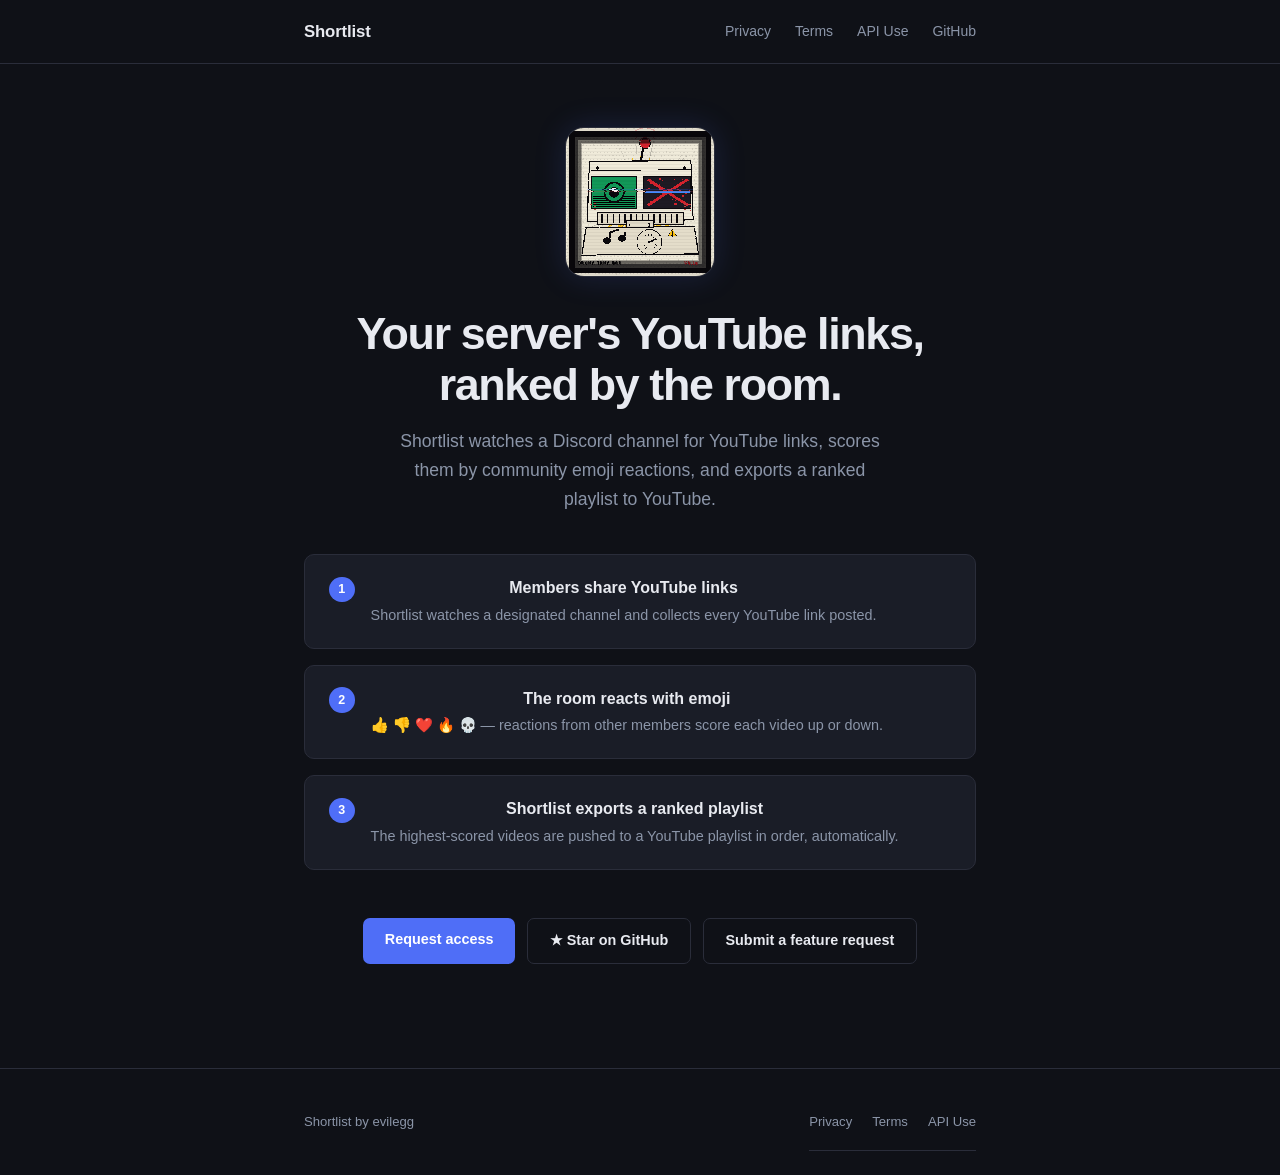
<file: index.html>
<!DOCTYPE html>
<html lang="en">
<head>
  <meta charset="UTF-8">
  <meta name="viewport" content="width=device-width, initial-scale=1.0">
  <title>Shortlist — Community YouTube playlists for Discord</title>
  <meta name="description" content="Shortlist is a Discord bot that watches your server for YouTube links, tracks community reactions, and exports a ranked playlist — automatically.">
  <link rel="stylesheet" href="style.css">
</head>
<body>

<nav>
  <div class="wrapper">
    <a class="nav-logo" href="/">Shortlist</a>
    <ul class="nav-links">
      <li><a href="/privacy">Privacy</a></li>
      <li><a href="/terms">Terms</a></li>
      <li><a href="/oauth">API Use</a></li>
      <li><a href="https://github.com/evilegg/shortlist" target="_blank" rel="noopener">GitHub</a></li>
    </ul>
  </div>
</nav>

<main>
  <div class="wrapper">

    <section class="hero">
      <img class="hero-avatar" src="/avatar.png" alt="Shortlist bot avatar">
      <h1>Your server's YouTube links,<br>ranked by the room.</h1>
      <p class="tagline">
        Shortlist watches a Discord channel for YouTube links, scores them by
        community emoji reactions, and exports a ranked playlist to YouTube.
      </p>

      <div class="steps">
        <div class="step">
          <div class="step-num">1</div>
          <div class="step-text">
            <strong>Members share YouTube links</strong>
            <p>Shortlist watches a designated channel and collects every YouTube link posted.</p>
          </div>
        </div>
        <div class="step">
          <div class="step-num">2</div>
          <div class="step-text">
            <strong>The room reacts with emoji</strong>
            <p>👍 👎 ❤️ 🔥 💀 — reactions from other members score each video up or down.</p>
          </div>
        </div>
        <div class="step">
          <div class="step-num">3</div>
          <div class="step-text">
            <strong>Shortlist exports a ranked playlist</strong>
            <p>The highest-scored videos are pushed to a YouTube playlist in order, automatically.</p>
          </div>
        </div>
      </div>

      <div class="ctas">
        <a class="btn btn-primary"
           href="https://github.com/evilegg/shortlist/issues/new?template=access-request.md&labels=access+request"
           target="_blank" rel="noopener">
          Request access
        </a>
        <a class="btn btn-secondary"
           href="https://github.com/evilegg/shortlist"
           target="_blank" rel="noopener">
          ★ Star on GitHub
        </a>
        <a class="btn btn-secondary"
           href="https://github.com/evilegg/shortlist/issues/new?template=feature-request.md&labels=feature+request"
           target="_blank" rel="noopener">
          Submit a feature request
        </a>
      </div>
    </section>

  </div>
</main>

<footer>
  <div class="wrapper">
    <span>Shortlist by <a href="https://github.com/evilegg" target="_blank" rel="noopener">evilegg</a></span>
    <nav class="footer-links">
      <a href="/privacy">Privacy</a>
      <a href="/terms">Terms</a>
      <a href="/oauth">API Use</a>
    </nav>
  </div>
</footer>

</body>
</html>
</file>
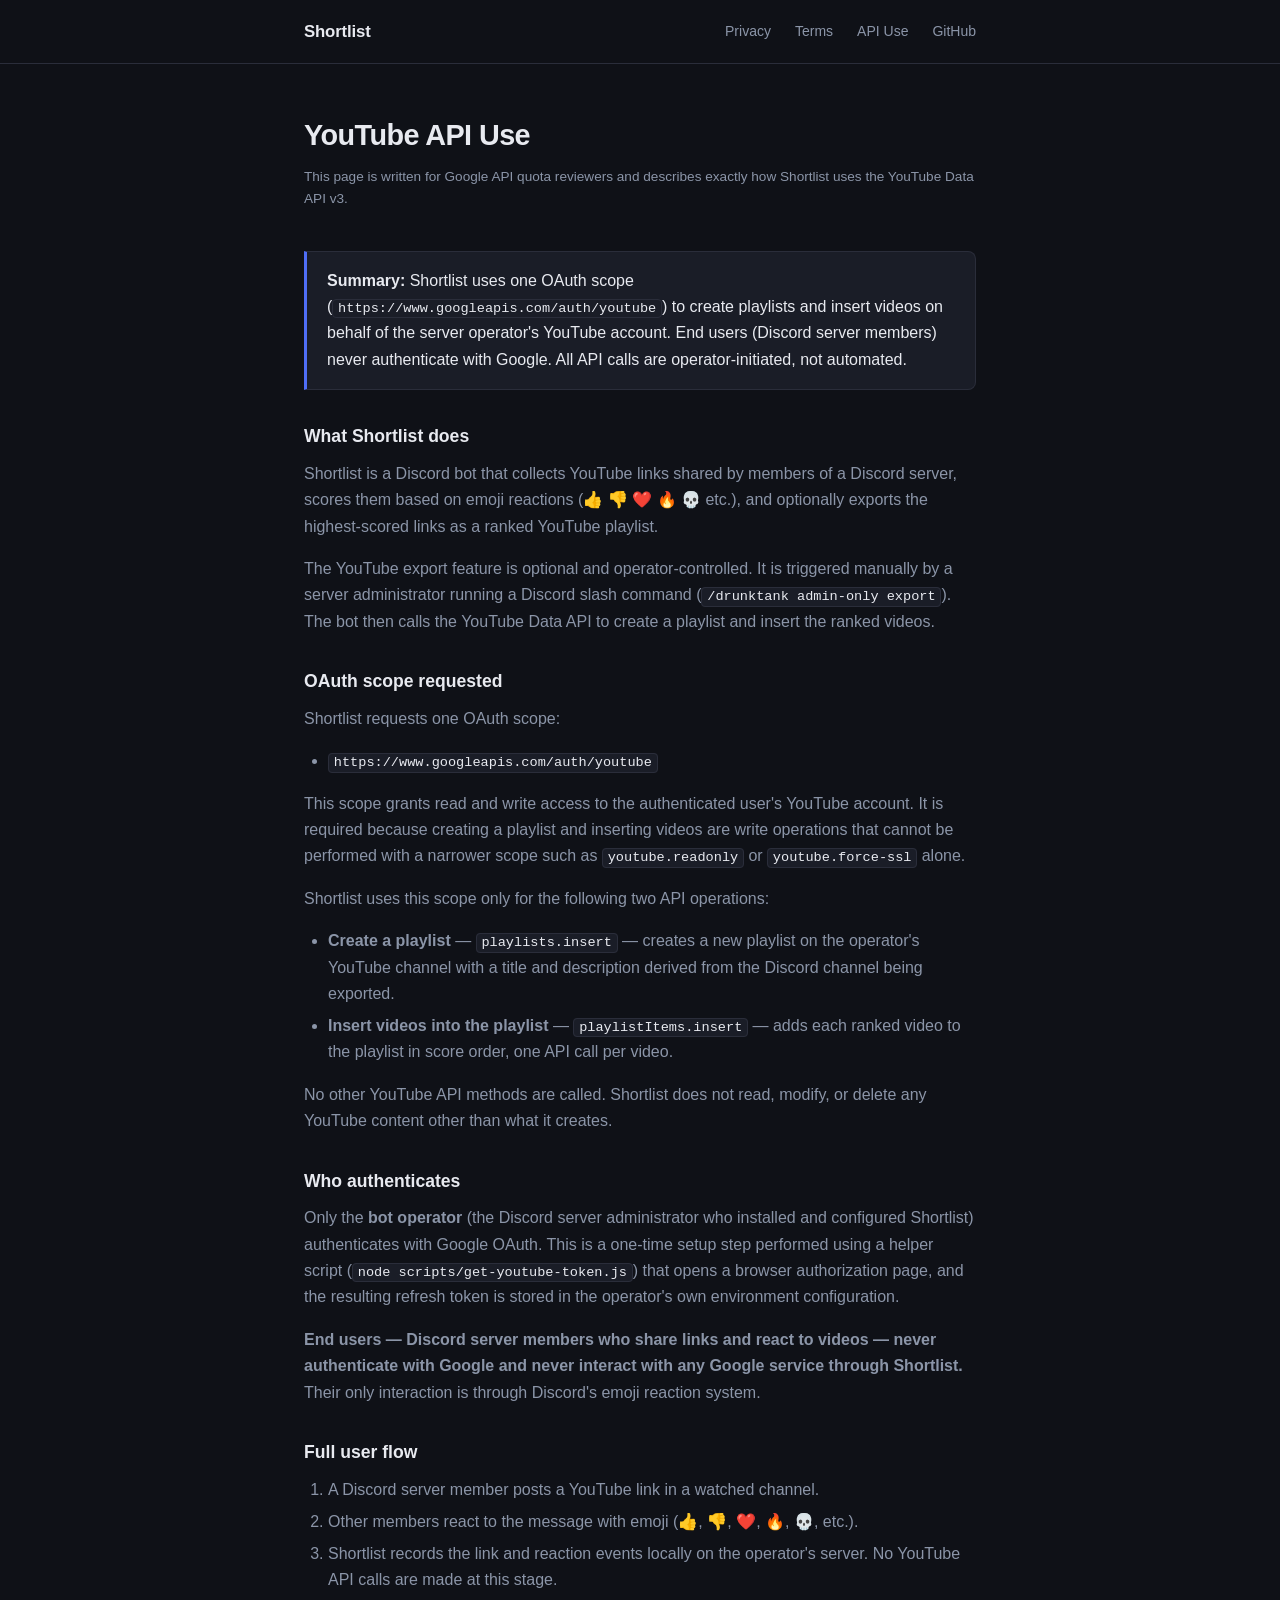
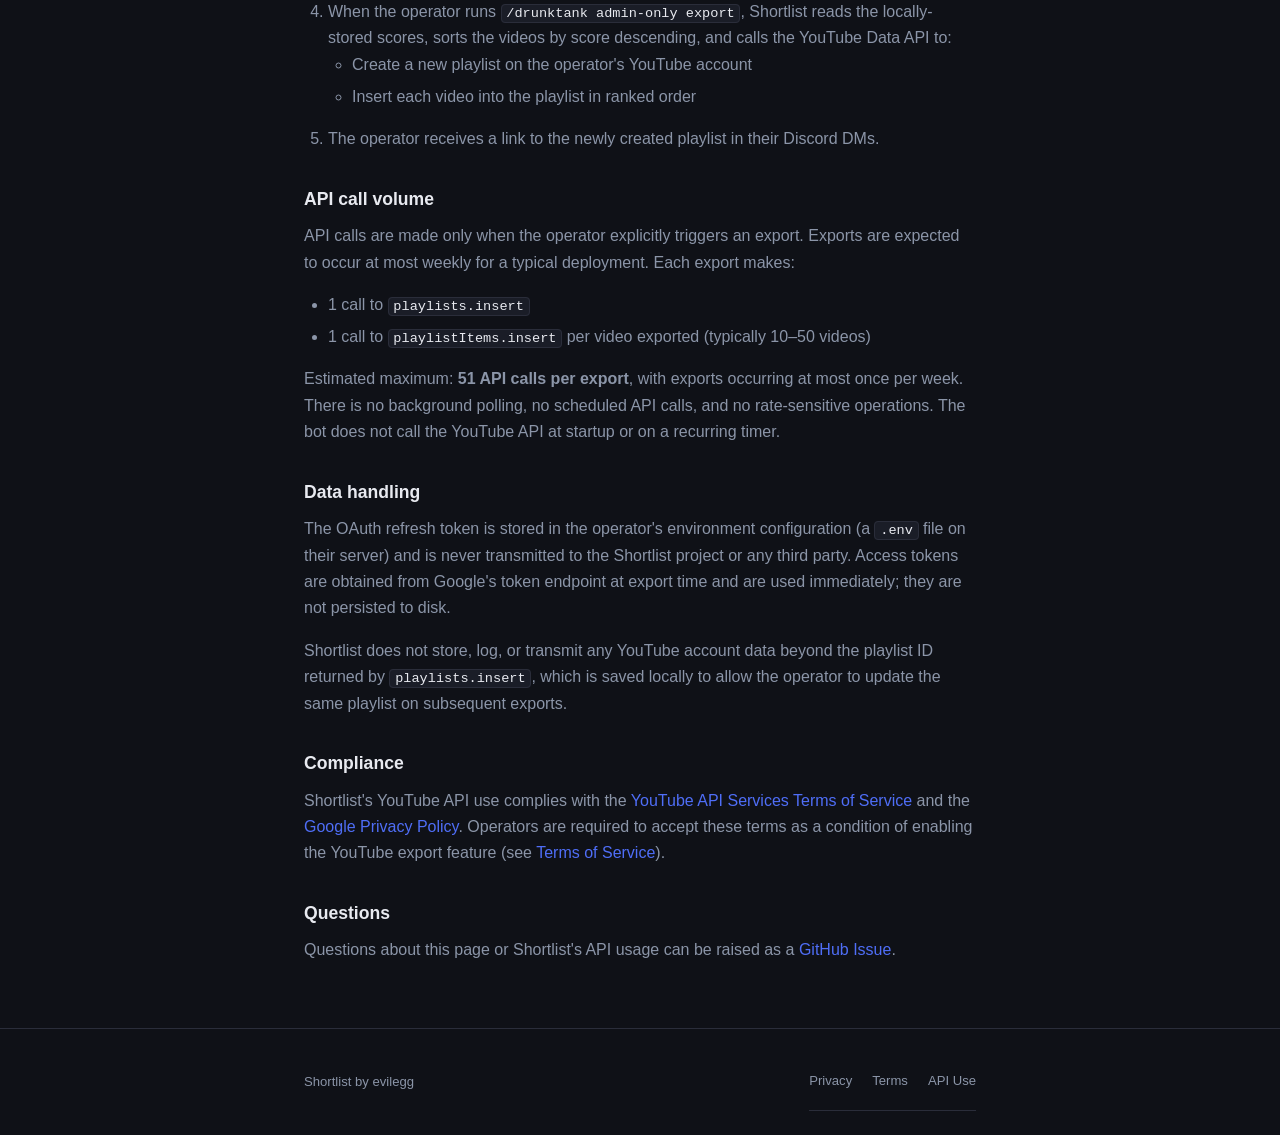
<file: oauth.html>
<!DOCTYPE html>
<html lang="en">
<head>
  <meta charset="UTF-8">
  <meta name="viewport" content="width=device-width, initial-scale=1.0">
  <title>YouTube API Use — Shortlist</title>
  <link rel="stylesheet" href="style.css">
</head>
<body>

<nav>
  <div class="wrapper">
    <a class="nav-logo" href="/">Shortlist</a>
    <ul class="nav-links">
      <li><a href="/privacy">Privacy</a></li>
      <li><a href="/terms">Terms</a></li>
      <li><a href="/oauth">API Use</a></li>
      <li><a href="https://github.com/evilegg/shortlist" target="_blank" rel="noopener">GitHub</a></li>
    </ul>
  </div>
</nav>

<main>
  <div class="wrapper">
    <article class="prose">

      <h1>YouTube API Use</h1>
      <span class="last-updated">This page is written for Google API quota reviewers and describes
      exactly how Shortlist uses the YouTube Data API v3.</span>

      <div class="callout">
        <p><strong>Summary:</strong> Shortlist uses one OAuth scope
        (<code>https://www.googleapis.com/auth/youtube</code>) to create playlists
        and insert videos on behalf of the server operator's YouTube account.
        End users (Discord server members) never authenticate with Google.
        All API calls are operator-initiated, not automated.</p>
      </div>

      <h2>What Shortlist does</h2>
      <p>
        Shortlist is a Discord bot that collects YouTube links shared by members of a
        Discord server, scores them based on emoji reactions (👍 👎 ❤️ 🔥 💀 etc.),
        and optionally exports the highest-scored links as a ranked YouTube playlist.
      </p>
      <p>
        The YouTube export feature is optional and operator-controlled.
        It is triggered manually by a server administrator running a Discord slash
        command (<code>/drunktank admin-only export</code>).
        The bot then calls the YouTube Data API to create a playlist and insert
        the ranked videos.
      </p>

      <h2>OAuth scope requested</h2>
      <p>Shortlist requests one OAuth scope:</p>
      <ul>
        <li><code>https://www.googleapis.com/auth/youtube</code></li>
      </ul>
      <p>
        This scope grants read and write access to the authenticated user's YouTube account.
        It is required because creating a playlist and inserting videos are write operations
        that cannot be performed with a narrower scope such as
        <code>youtube.readonly</code> or <code>youtube.force-ssl</code> alone.
      </p>
      <p>
        Shortlist uses this scope only for the following two API operations:
      </p>
      <ul>
        <li><strong>Create a playlist</strong> — <code>playlists.insert</code> — creates a new playlist
            on the operator's YouTube channel with a title and description derived from the
            Discord channel being exported.</li>
        <li><strong>Insert videos into the playlist</strong> — <code>playlistItems.insert</code> — adds
            each ranked video to the playlist in score order, one API call per video.</li>
      </ul>
      <p>
        No other YouTube API methods are called. Shortlist does not read, modify, or delete
        any YouTube content other than what it creates.
      </p>

      <h2>Who authenticates</h2>
      <p>
        Only the <strong>bot operator</strong> (the Discord server administrator who installed
        and configured Shortlist) authenticates with Google OAuth.
        This is a one-time setup step performed using a helper script
        (<code>node scripts/get-youtube-token.js</code>) that opens a browser authorization
        page, and the resulting refresh token is stored in the operator's own
        environment configuration.
      </p>
      <p>
        <strong>End users — Discord server members who share links and react to videos — never
        authenticate with Google and never interact with any Google service through Shortlist.</strong>
        Their only interaction is through Discord's emoji reaction system.
      </p>

      <h2>Full user flow</h2>
      <ol>
        <li>A Discord server member posts a YouTube link in a watched channel.</li>
        <li>Other members react to the message with emoji (👍, 👎, ❤️, 🔥, 💀, etc.).</li>
        <li>Shortlist records the link and reaction events locally on the operator's server.
            No YouTube API calls are made at this stage.</li>
        <li>When the operator runs <code>/drunktank admin-only export</code>, Shortlist
            reads the locally-stored scores, sorts the videos by score descending,
            and calls the YouTube Data API to:
          <ul>
            <li>Create a new playlist on the operator's YouTube account</li>
            <li>Insert each video into the playlist in ranked order</li>
          </ul>
        </li>
        <li>The operator receives a link to the newly created playlist in their Discord DMs.</li>
      </ol>

      <h2>API call volume</h2>
      <p>
        API calls are made only when the operator explicitly triggers an export.
        Exports are expected to occur at most weekly for a typical deployment.
        Each export makes:
      </p>
      <ul>
        <li>1 call to <code>playlists.insert</code></li>
        <li>1 call to <code>playlistItems.insert</code> per video exported (typically 10–50 videos)</li>
      </ul>
      <p>
        Estimated maximum: <strong>51 API calls per export</strong>, with exports
        occurring at most once per week.
        There is no background polling, no scheduled API calls, and no rate-sensitive
        operations. The bot does not call the YouTube API at startup or on a recurring timer.
      </p>

      <h2>Data handling</h2>
      <p>
        The OAuth refresh token is stored in the operator's environment configuration
        (a <code>.env</code> file on their server) and is never transmitted to the
        Shortlist project or any third party.
        Access tokens are obtained from Google's token endpoint at export time and
        are used immediately; they are not persisted to disk.
      </p>
      <p>
        Shortlist does not store, log, or transmit any YouTube account data beyond
        the playlist ID returned by <code>playlists.insert</code>,
        which is saved locally to allow the operator to update the same playlist
        on subsequent exports.
      </p>

      <h2>Compliance</h2>
      <p>
        Shortlist's YouTube API use complies with the
        <a href="https://developers.google.com/youtube/terms/api-services-terms-of-service" target="_blank" rel="noopener">YouTube API Services Terms of Service</a>
        and the
        <a href="https://policies.google.com/privacy" target="_blank" rel="noopener">Google Privacy Policy</a>.
        Operators are required to accept these terms as a condition of enabling the
        YouTube export feature (see <a href="/terms">Terms of Service</a>).
      </p>

      <h2>Questions</h2>
      <p>
        Questions about this page or Shortlist's API usage can be raised as a
        <a href="https://github.com/evilegg/shortlist/issues" target="_blank" rel="noopener">GitHub Issue</a>.
      </p>

    </article>
  </div>
</main>

<footer>
  <div class="wrapper">
    <span>Shortlist by <a href="https://github.com/evilegg" target="_blank" rel="noopener">evilegg</a></span>
    <nav class="footer-links">
      <a href="/privacy">Privacy</a>
      <a href="/terms">Terms</a>
      <a href="/oauth">API Use</a>
    </nav>
  </div>
</footer>

</body>
</html>
</file>
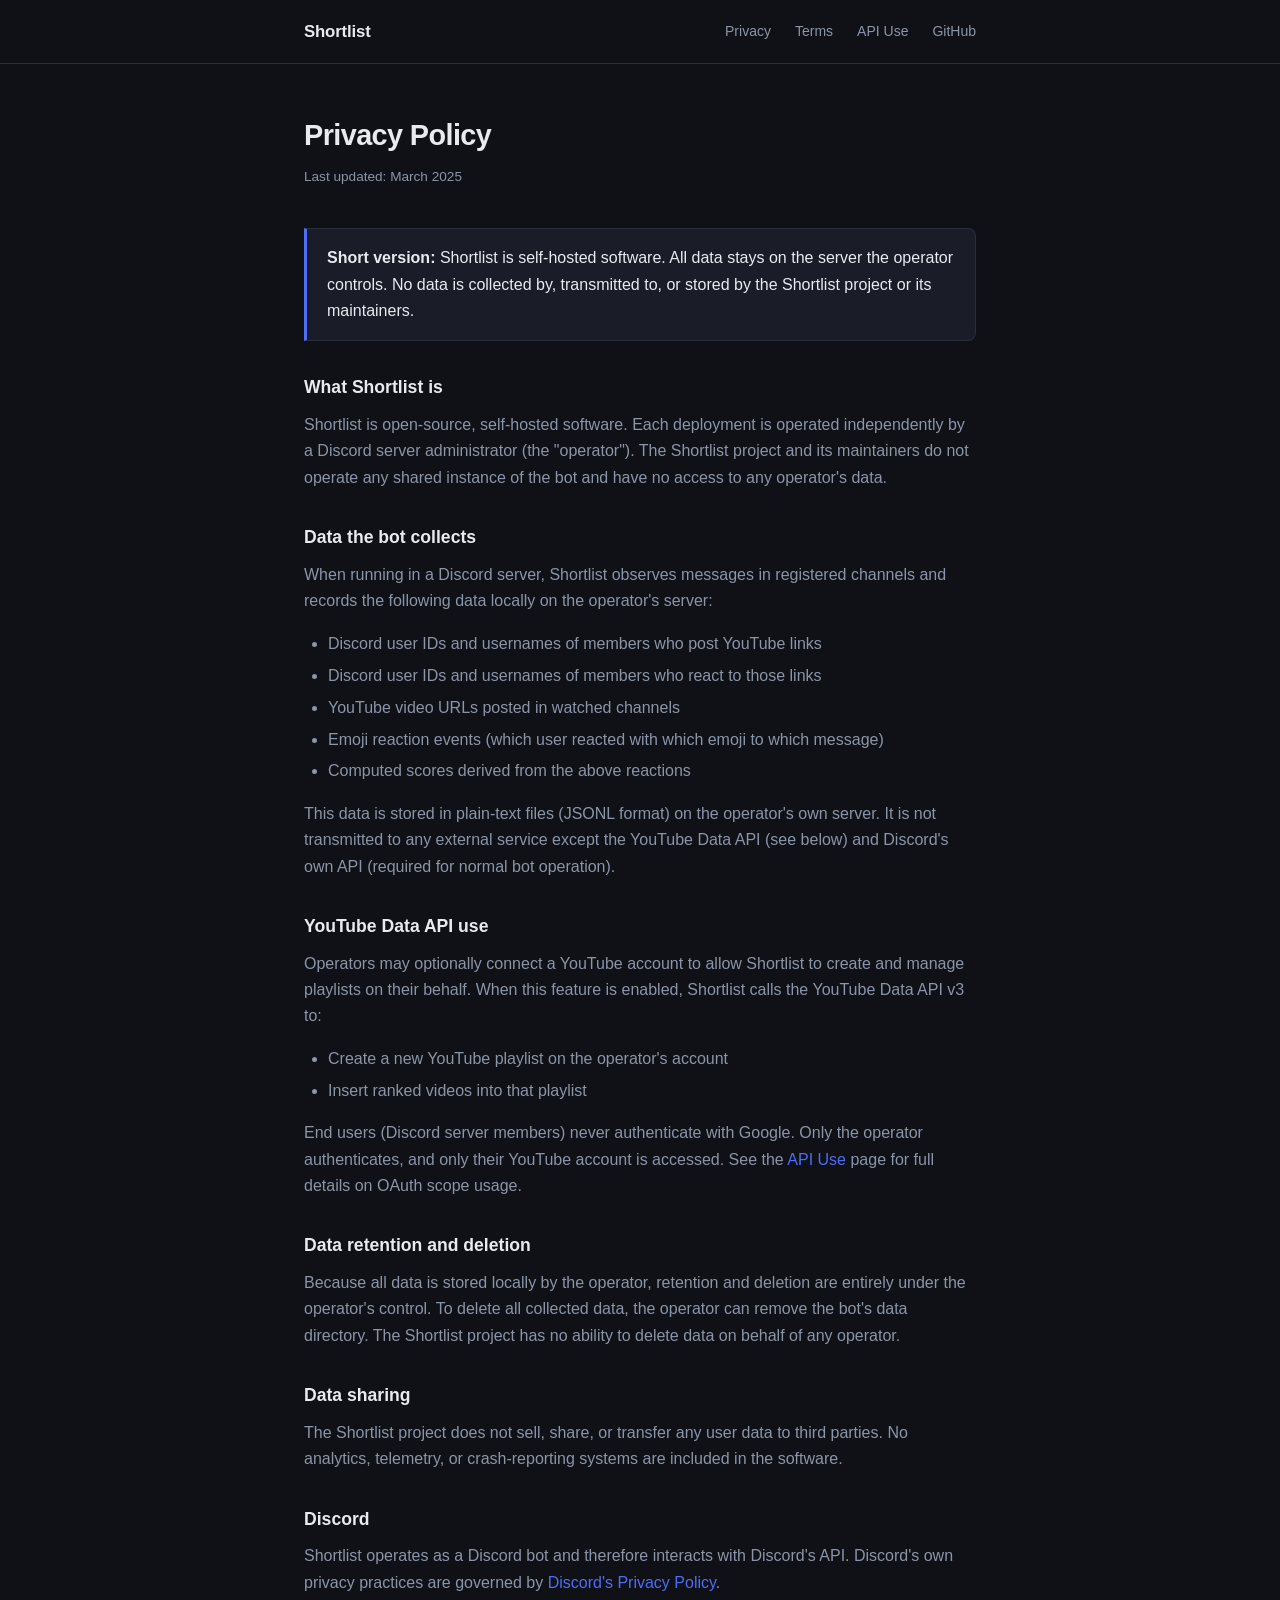
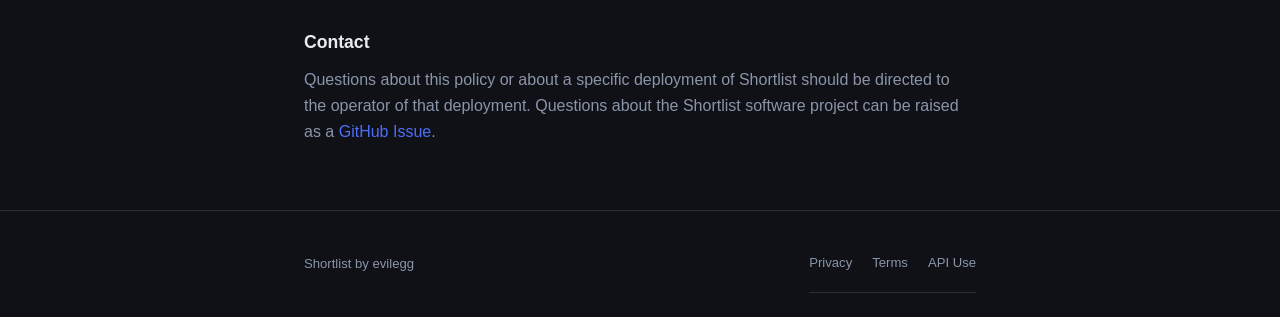
<file: privacy.html>
<!DOCTYPE html>
<html lang="en">
<head>
  <meta charset="UTF-8">
  <meta name="viewport" content="width=device-width, initial-scale=1.0">
  <title>Privacy Policy — Shortlist</title>
  <link rel="stylesheet" href="style.css">
</head>
<body>

<nav>
  <div class="wrapper">
    <a class="nav-logo" href="/">Shortlist</a>
    <ul class="nav-links">
      <li><a href="/privacy">Privacy</a></li>
      <li><a href="/terms">Terms</a></li>
      <li><a href="/oauth">API Use</a></li>
      <li><a href="https://github.com/evilegg/shortlist" target="_blank" rel="noopener">GitHub</a></li>
    </ul>
  </div>
</nav>

<main>
  <div class="wrapper">
    <article class="prose">

      <h1>Privacy Policy</h1>
      <span class="last-updated">Last updated: March 2025</span>

      <div class="callout">
        <p><strong>Short version:</strong> Shortlist is self-hosted software.
        All data stays on the server the operator controls.
        No data is collected by, transmitted to, or stored by the Shortlist project or its maintainers.</p>
      </div>

      <h2>What Shortlist is</h2>
      <p>
        Shortlist is open-source, self-hosted software.
        Each deployment is operated independently by a Discord server administrator (the "operator").
        The Shortlist project and its maintainers do not operate any shared instance of the bot
        and have no access to any operator's data.
      </p>

      <h2>Data the bot collects</h2>
      <p>
        When running in a Discord server, Shortlist observes messages in registered channels
        and records the following data locally on the operator's server:
      </p>
      <ul>
        <li>Discord user IDs and usernames of members who post YouTube links</li>
        <li>Discord user IDs and usernames of members who react to those links</li>
        <li>YouTube video URLs posted in watched channels</li>
        <li>Emoji reaction events (which user reacted with which emoji to which message)</li>
        <li>Computed scores derived from the above reactions</li>
      </ul>
      <p>
        This data is stored in plain-text files (JSONL format) on the operator's own server.
        It is not transmitted to any external service except the YouTube Data API
        (see below) and Discord's own API (required for normal bot operation).
      </p>

      <h2>YouTube Data API use</h2>
      <p>
        Operators may optionally connect a YouTube account to allow Shortlist to create
        and manage playlists on their behalf.
        When this feature is enabled, Shortlist calls the YouTube Data API v3 to:
      </p>
      <ul>
        <li>Create a new YouTube playlist on the operator's account</li>
        <li>Insert ranked videos into that playlist</li>
      </ul>
      <p>
        End users (Discord server members) never authenticate with Google.
        Only the operator authenticates, and only their YouTube account is accessed.
        See the <a href="/oauth">API Use</a> page for full details on OAuth scope usage.
      </p>

      <h2>Data retention and deletion</h2>
      <p>
        Because all data is stored locally by the operator, retention and deletion are
        entirely under the operator's control.
        To delete all collected data, the operator can remove the bot's data directory.
        The Shortlist project has no ability to delete data on behalf of any operator.
      </p>

      <h2>Data sharing</h2>
      <p>
        The Shortlist project does not sell, share, or transfer any user data to third parties.
        No analytics, telemetry, or crash-reporting systems are included in the software.
      </p>

      <h2>Discord</h2>
      <p>
        Shortlist operates as a Discord bot and therefore interacts with Discord's API.
        Discord's own privacy practices are governed by
        <a href="https://discord.com/privacy" target="_blank" rel="noopener">Discord's Privacy Policy</a>.
      </p>

      <h2>Contact</h2>
      <p>
        Questions about this policy or about a specific deployment of Shortlist should be
        directed to the operator of that deployment.
        Questions about the Shortlist software project can be raised as a
        <a href="https://github.com/evilegg/shortlist/issues" target="_blank" rel="noopener">GitHub Issue</a>.
      </p>

    </article>
  </div>
</main>

<footer>
  <div class="wrapper">
    <span>Shortlist by <a href="https://github.com/evilegg" target="_blank" rel="noopener">evilegg</a></span>
    <nav class="footer-links">
      <a href="/privacy">Privacy</a>
      <a href="/terms">Terms</a>
      <a href="/oauth">API Use</a>
    </nav>
  </div>
</footer>

</body>
</html>
</file>
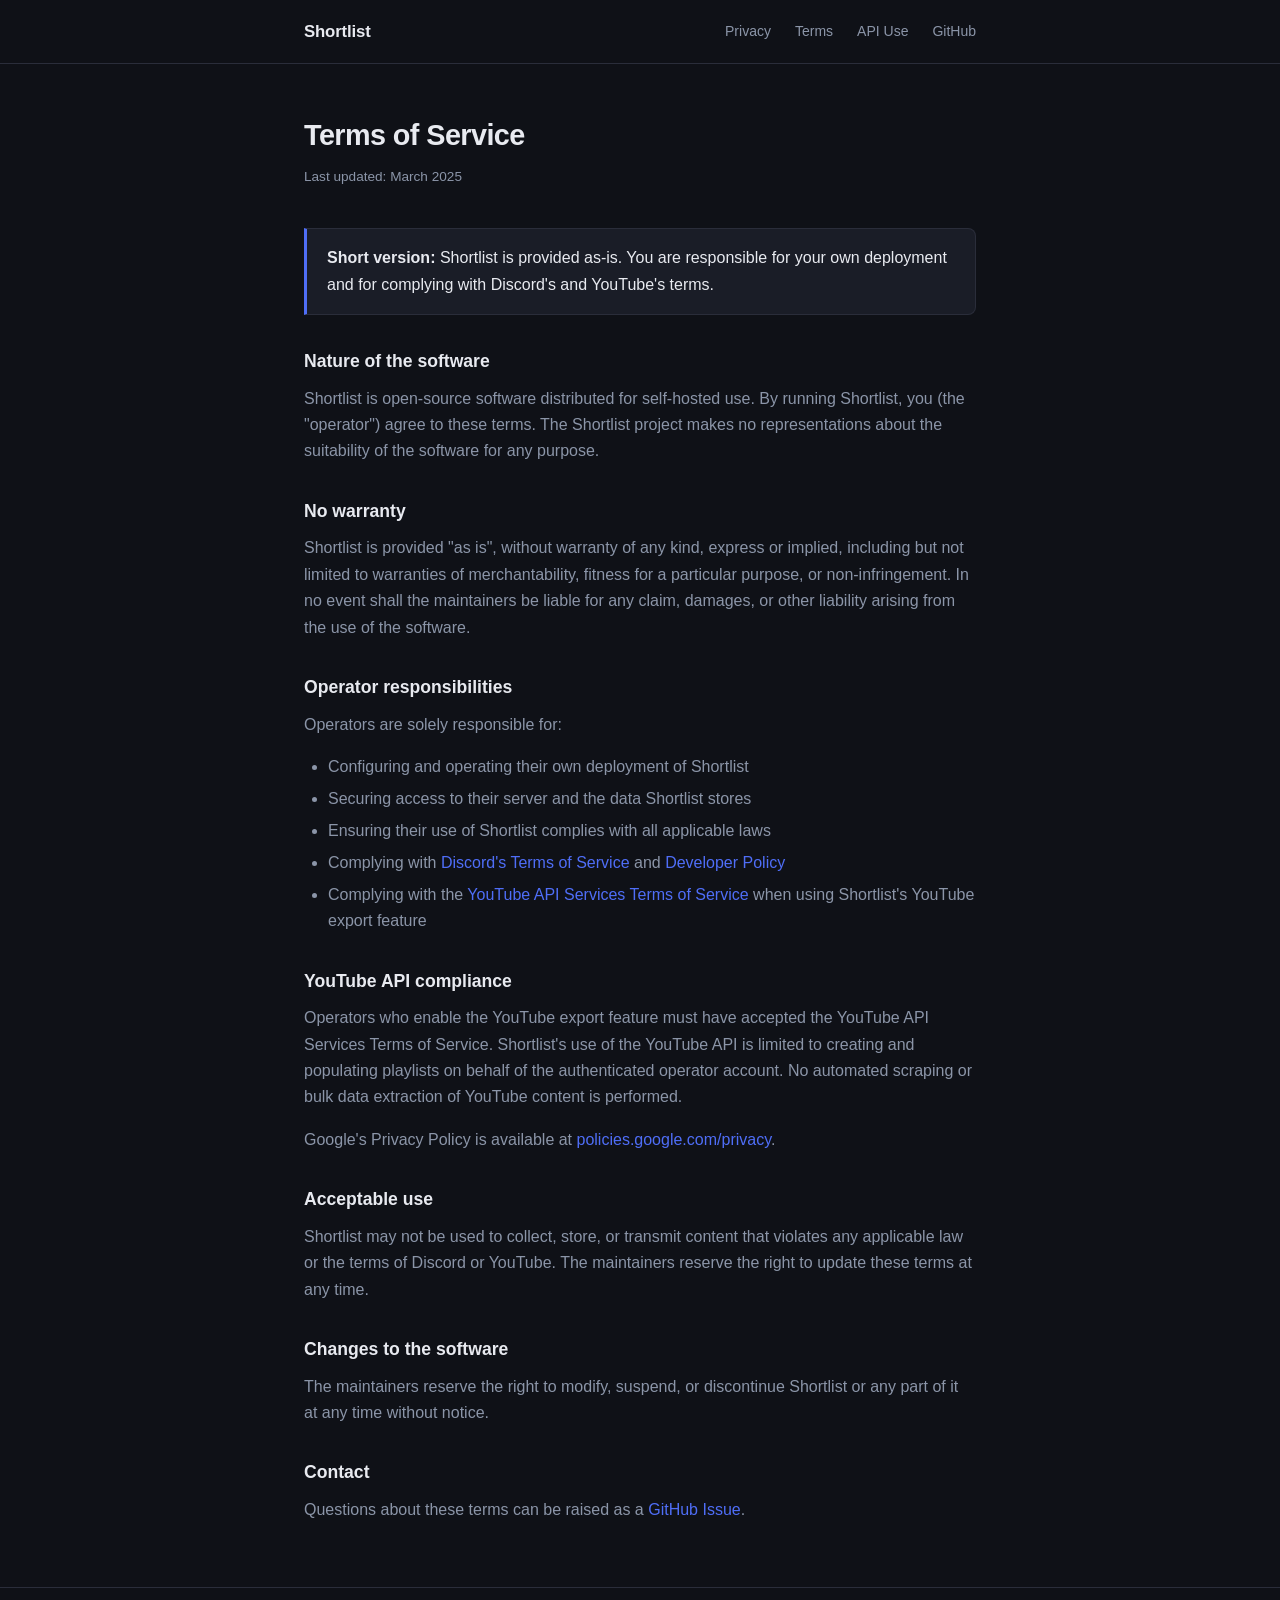
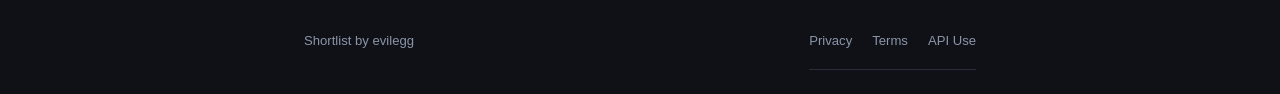
<file: terms.html>
<!DOCTYPE html>
<html lang="en">
<head>
  <meta charset="UTF-8">
  <meta name="viewport" content="width=device-width, initial-scale=1.0">
  <title>Terms of Service — Shortlist</title>
  <link rel="stylesheet" href="style.css">
</head>
<body>

<nav>
  <div class="wrapper">
    <a class="nav-logo" href="/">Shortlist</a>
    <ul class="nav-links">
      <li><a href="/privacy">Privacy</a></li>
      <li><a href="/terms">Terms</a></li>
      <li><a href="/oauth">API Use</a></li>
      <li><a href="https://github.com/evilegg/shortlist" target="_blank" rel="noopener">GitHub</a></li>
    </ul>
  </div>
</nav>

<main>
  <div class="wrapper">
    <article class="prose">

      <h1>Terms of Service</h1>
      <span class="last-updated">Last updated: March 2025</span>

      <div class="callout">
        <p><strong>Short version:</strong> Shortlist is provided as-is.
        You are responsible for your own deployment and for complying with Discord's
        and YouTube's terms.</p>
      </div>

      <h2>Nature of the software</h2>
      <p>
        Shortlist is open-source software distributed for self-hosted use.
        By running Shortlist, you (the "operator") agree to these terms.
        The Shortlist project makes no representations about the suitability of
        the software for any purpose.
      </p>

      <h2>No warranty</h2>
      <p>
        Shortlist is provided "as is", without warranty of any kind, express or implied,
        including but not limited to warranties of merchantability, fitness for a
        particular purpose, or non-infringement.
        In no event shall the maintainers be liable for any claim, damages, or other
        liability arising from the use of the software.
      </p>

      <h2>Operator responsibilities</h2>
      <p>Operators are solely responsible for:</p>
      <ul>
        <li>Configuring and operating their own deployment of Shortlist</li>
        <li>Securing access to their server and the data Shortlist stores</li>
        <li>Ensuring their use of Shortlist complies with all applicable laws</li>
        <li>Complying with <a href="https://discord.com/terms" target="_blank" rel="noopener">Discord's Terms of Service</a>
            and <a href="https://discord.com/developers/docs/policies-and-agreements/developer-policy" target="_blank" rel="noopener">Developer Policy</a></li>
        <li>Complying with the <a href="https://developers.google.com/youtube/terms/api-services-terms-of-service" target="_blank" rel="noopener">YouTube API Services Terms of Service</a>
            when using Shortlist's YouTube export feature</li>
      </ul>

      <h2>YouTube API compliance</h2>
      <p>
        Operators who enable the YouTube export feature must have accepted the
        YouTube API Services Terms of Service.
        Shortlist's use of the YouTube API is limited to creating and populating
        playlists on behalf of the authenticated operator account.
        No automated scraping or bulk data extraction of YouTube content is performed.
      </p>
      <p>
        Google's Privacy Policy is available at
        <a href="https://policies.google.com/privacy" target="_blank" rel="noopener">policies.google.com/privacy</a>.
      </p>

      <h2>Acceptable use</h2>
      <p>
        Shortlist may not be used to collect, store, or transmit content that violates
        any applicable law or the terms of Discord or YouTube.
        The maintainers reserve the right to update these terms at any time.
      </p>

      <h2>Changes to the software</h2>
      <p>
        The maintainers reserve the right to modify, suspend, or discontinue
        Shortlist or any part of it at any time without notice.
      </p>

      <h2>Contact</h2>
      <p>
        Questions about these terms can be raised as a
        <a href="https://github.com/evilegg/shortlist/issues" target="_blank" rel="noopener">GitHub Issue</a>.
      </p>

    </article>
  </div>
</main>

<footer>
  <div class="wrapper">
    <span>Shortlist by <a href="https://github.com/evilegg" target="_blank" rel="noopener">evilegg</a></span>
    <nav class="footer-links">
      <a href="/privacy">Privacy</a>
      <a href="/terms">Terms</a>
      <a href="/oauth">API Use</a>
    </nav>
  </div>
</footer>

</body>
</html>
</file>
<file: style.css>
:root {
  --bg:        #0f1117;
  --surface:   #1a1d27;
  --border:    #2a2d3a;
  --text:      #e8eaf0;
  --muted:     #8b95a8;
  --accent:    #4f6ef7;
  --accent-hv: #3a58e0;
}

*, *::before, *::after { box-sizing: border-box; margin: 0; padding: 0; }

html { font-size: 16px; scroll-behavior: smooth; }

body {
  background: var(--bg);
  color: var(--text);
  font-family: -apple-system, BlinkMacSystemFont, "Segoe UI", Roboto, Helvetica, Arial, sans-serif;
  line-height: 1.65;
  min-height: 100vh;
  display: flex;
  flex-direction: column;
}

a { color: var(--accent); text-decoration: none; }
a:hover { text-decoration: underline; }

/* ── Layout ── */

.wrapper {
  max-width: 720px;
  margin: 0 auto;
  padding: 0 1.5rem;
  width: 100%;
}

/* ── Nav ── */

nav {
  border-bottom: 1px solid var(--border);
  padding: 1.1rem 0;
}

nav .wrapper {
  display: flex;
  align-items: center;
  justify-content: space-between;
  gap: 1rem;
}

.nav-logo {
  font-weight: 700;
  font-size: 1.05rem;
  color: var(--text);
  letter-spacing: -0.01em;
}
.nav-logo:hover { text-decoration: none; opacity: 0.85; }

.nav-links {
  display: flex;
  gap: 1.5rem;
  font-size: 0.875rem;
  color: var(--muted);
  list-style: none;
}
.nav-links a { color: var(--muted); }
.nav-links a:hover { color: var(--text); text-decoration: none; }

/* ── Main ── */

main { flex: 1; }

/* ── Hero ── */

.hero {
  padding: 4rem 0 3rem;
  text-align: center;
}

.hero-avatar {
  width: 148px;
  height: 148px;
  image-rendering: pixelated;
  border-radius: 18px;
  display: block;
  margin: 0 auto 2rem;
  box-shadow:
    0 0 0 1px var(--border),
    0 0 32px rgba(79, 110, 247, 0.18);
}

.hero h1 {
  font-size: clamp(2rem, 5vw, 2.8rem);
  font-weight: 800;
  letter-spacing: -0.03em;
  line-height: 1.15;
  margin-bottom: 1rem;
}

.hero .tagline {
  font-size: 1.1rem;
  color: var(--muted);
  max-width: 480px;
  margin: 0 auto 2.5rem;
}

/* ── How it works ── */

.steps {
  display: flex;
  flex-direction: column;
  gap: 1rem;
  margin: 2.5rem 0 3rem;
}

.step {
  background: var(--surface);
  border: 1px solid var(--border);
  border-radius: 10px;
  padding: 1.25rem 1.5rem;
  display: flex;
  align-items: flex-start;
  gap: 1rem;
}

.step-num {
  background: var(--accent);
  color: #fff;
  font-size: 0.78rem;
  font-weight: 700;
  width: 1.6rem;
  height: 1.6rem;
  border-radius: 50%;
  display: flex;
  align-items: center;
  justify-content: center;
  flex-shrink: 0;
  margin-top: 0.1rem;
}

.step-text strong { display: block; margin-bottom: 0.15rem; }
.step-text p { color: var(--muted); font-size: 0.9rem; margin: 0; }

/* ── CTAs ── */

.ctas {
  display: flex;
  flex-wrap: wrap;
  gap: 0.75rem;
  justify-content: center;
  margin: 2rem 0 3.5rem;
}

.btn {
  display: inline-block;
  padding: 0.65rem 1.35rem;
  border-radius: 7px;
  font-size: 0.9rem;
  font-weight: 600;
  transition: opacity 0.15s;
}
.btn:hover { opacity: 0.88; text-decoration: none; }

.btn-primary { background: var(--accent); color: #fff; }
.btn-secondary {
  background: transparent;
  color: var(--text);
  border: 1px solid var(--border);
}

/* ── Prose pages (Privacy, Terms, OAuth) ── */

.prose {
  padding: 3rem 0 4rem;
}

.prose h1 {
  font-size: 1.8rem;
  font-weight: 800;
  letter-spacing: -0.02em;
  margin-bottom: 0.4rem;
}

.prose .last-updated {
  color: var(--muted);
  font-size: 0.85rem;
  margin-bottom: 2.5rem;
  display: block;
}

.prose h2 {
  font-size: 1.1rem;
  font-weight: 700;
  margin: 2rem 0 0.6rem;
}

.prose p { margin-bottom: 1rem; color: var(--muted); }
.prose p:last-child { margin-bottom: 0; }

.prose ul, .prose ol {
  padding-left: 1.5rem;
  color: var(--muted);
  margin-bottom: 1rem;
}

.prose li { margin-bottom: 0.35rem; }

.prose code {
  font-family: "SFMono-Regular", Consolas, "Liberation Mono", Menlo, monospace;
  font-size: 0.85em;
  background: var(--surface);
  border: 1px solid var(--border);
  padding: 0.1em 0.35em;
  border-radius: 4px;
  color: var(--text);
}

.prose .callout {
  background: var(--surface);
  border: 1px solid var(--border);
  border-left: 3px solid var(--accent);
  border-radius: 0 8px 8px 0;
  padding: 1rem 1.25rem;
  margin: 1.5rem 0;
}
.prose .callout p { margin: 0; color: var(--text); }

/* ── Footer ── */

footer {
  border-top: 1px solid var(--border);
  padding: 1.5rem 0;
  font-size: 0.82rem;
  color: var(--muted);
}

footer .wrapper {
  display: flex;
  align-items: center;
  justify-content: space-between;
  flex-wrap: wrap;
  gap: 0.5rem;
}

footer a { color: var(--muted); }
footer a:hover { color: var(--text); text-decoration: none; }

.footer-links { display: flex; gap: 1.25rem; }

/* ── Responsive ── */

@media (max-width: 480px) {
  .hero { padding: 2.5rem 0 2rem; }
  .ctas { flex-direction: column; align-items: stretch; }
  .btn { text-align: center; }
  .nav-links { gap: 1rem; }
}
</file>
